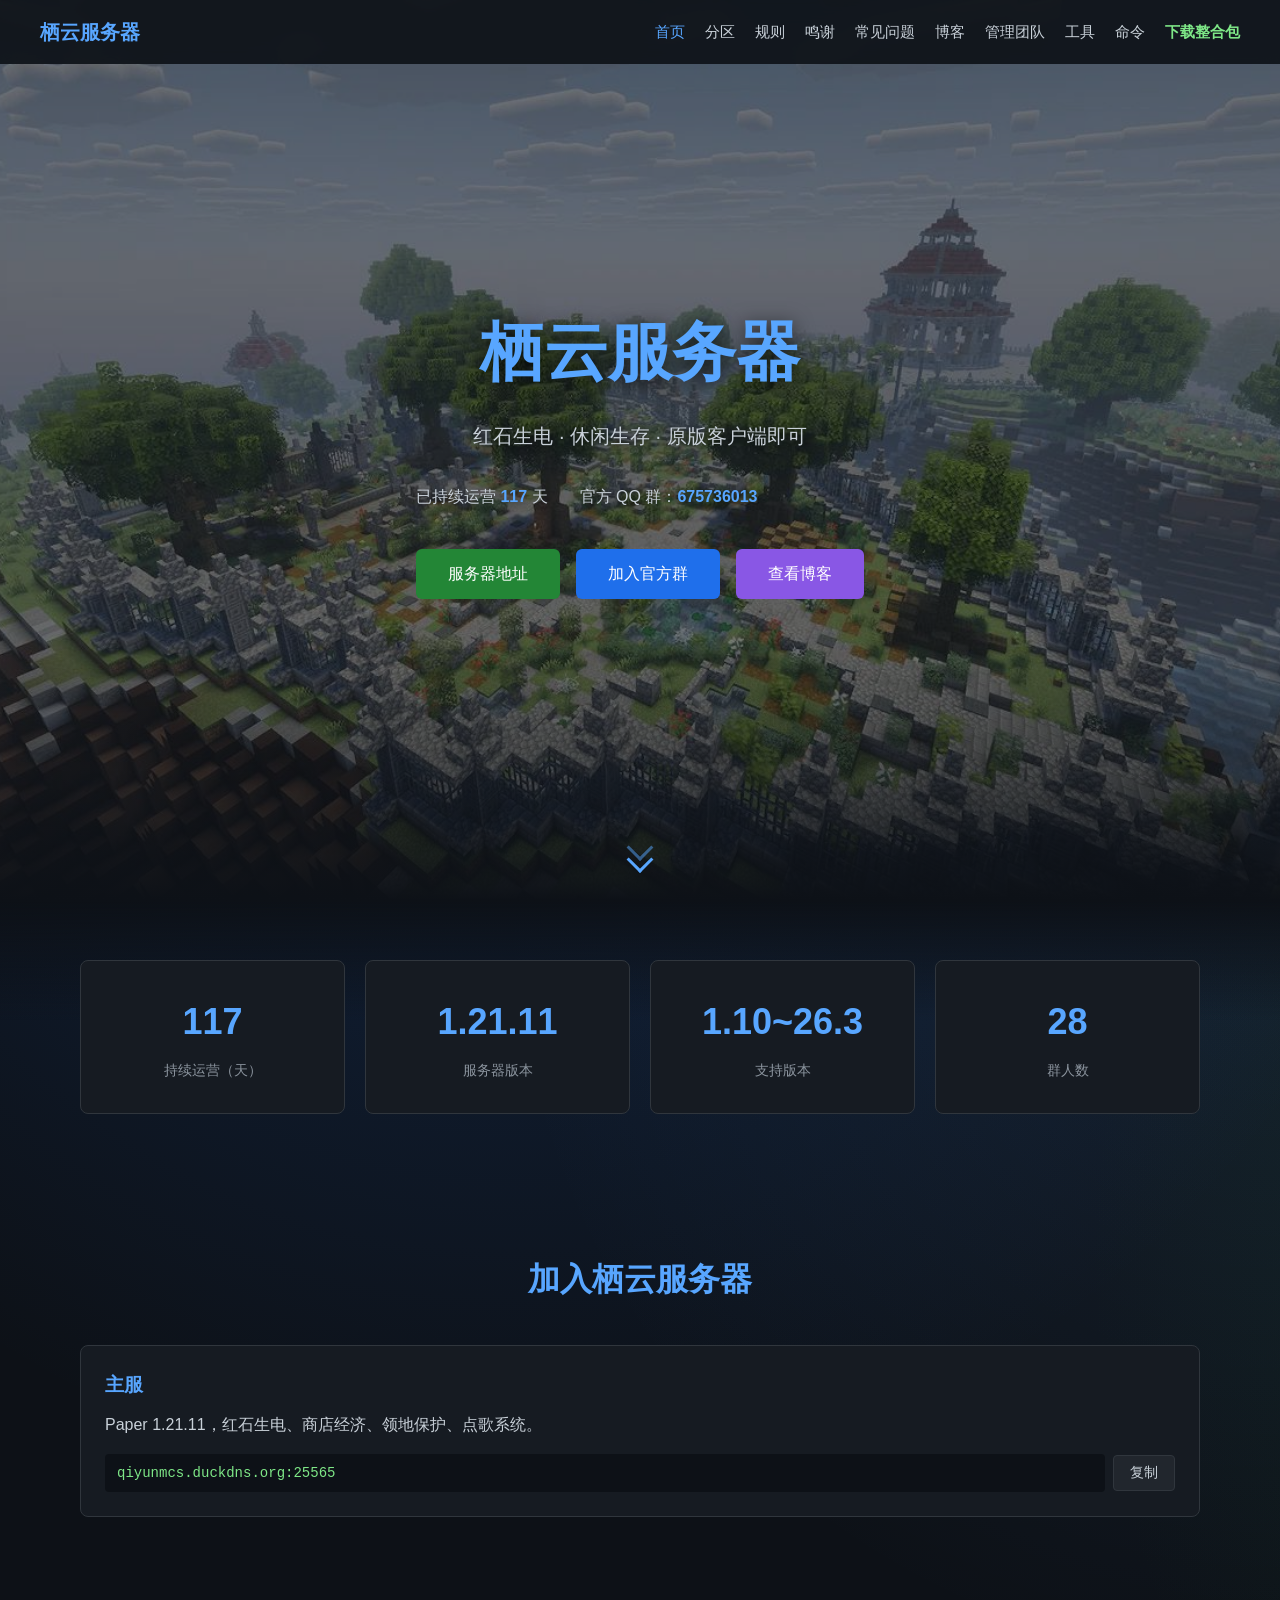
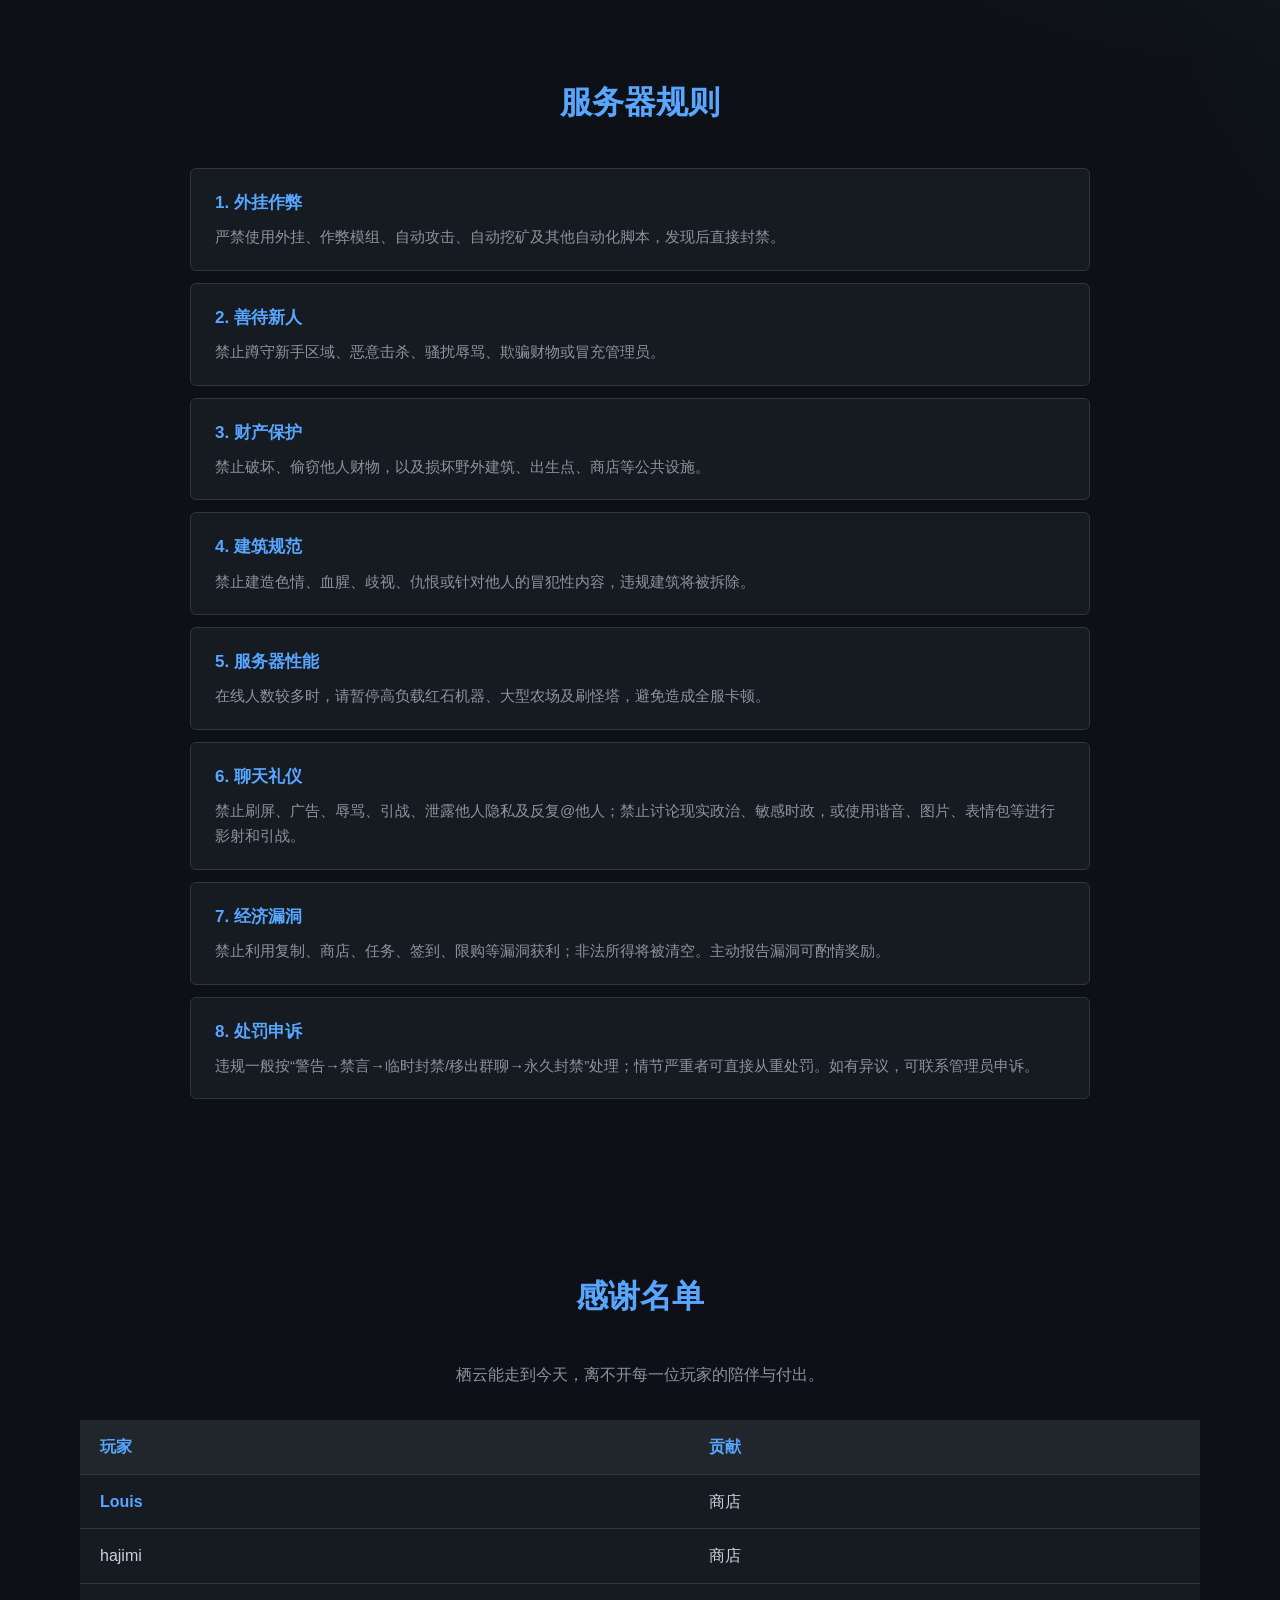
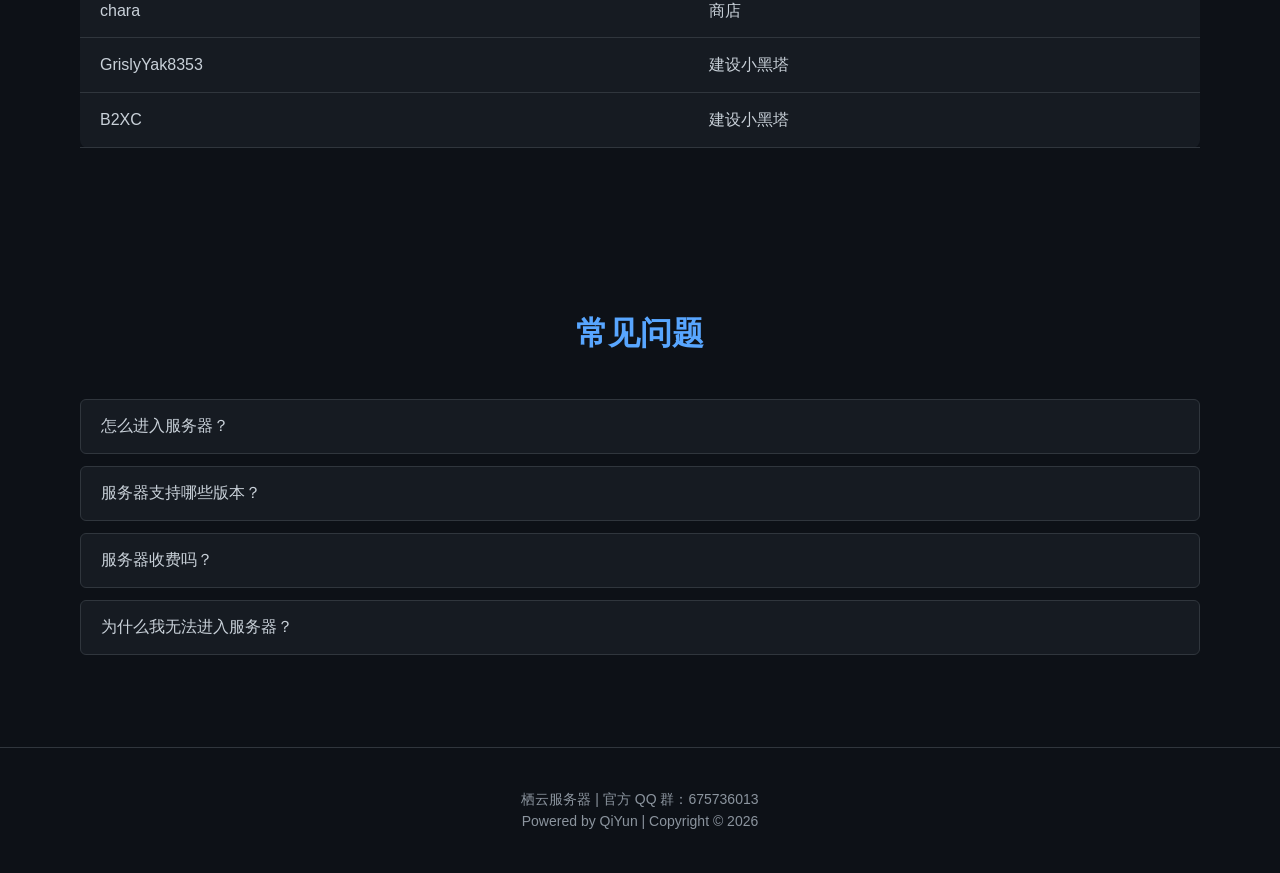
<file: index.html>
<!DOCTYPE html>
<html lang="zh-CN">
<head>
  <meta charset="UTF-8">
  <meta name="viewport" content="width=device-width, initial-scale=1.0">
  <title>栖云服务器 | 红石生电 · 休闲生存</title>
  <link rel="stylesheet" href="style.css">
</head>
<body data-current-page="home">

  <!-- 鼠标光效 -->
  <div class="cursor-glow" id="cursorGlow"></div>

  <!-- 顶部提示框 -->
  <div class="toast" id="toast">
    <div class="toast-text">又被我整到了吧~你好坏！</div>
    <div class="toast-bar"><div class="toast-bar-fill"></div></div>
  </div>

  <!-- 导航栏 -->
  <nav class="navbar">
    <div class="nav-logo">栖云服务器</div>
    <button class="nav-toggle" id="navToggle">☰</button>
    <ul class="nav-links" id="navLinks">
      <li><a href="#home" data-page="home">首页</a></li>
      <li><a href="#servers" data-page="servers">分区</a></li>
      <li><a href="#rules" data-page="rules">规则</a></li>
      <li><a href="#thanks" data-page="thanks">鸣谢</a></li>
      <li><a href="#faq" data-page="faq">常见问题</a></li>
      <li><a href="blog.html" data-page="blog">博客</a></li>
      <li><a href="admin.html" data-page="admin">管理团队</a></li>
	  <li><a href="tools.html" data-page="tools">工具</a></li>
	  <li><a href="command.html" data-page="command">命令</a></li>
	  <li><a href="download.html" data-page="download" class="nav-download">下载整合包</a></li>
    </ul>
  </nav>

    <!-- 首屏 -->
  <section id="home" class="hero">
    <!-- 轮播背景 -->
    <div class="hero-bg">
	  <div class="hero-bg-img" style="background-image: url('images/bg1.jpg')"></div>
	  <div class="hero-bg-img" style="background-image: url('images/bg2.jpg')"></div>
	  <div class="hero-bg-img" style="background-image: url('images/bg3.jpg')"></div>
	  <div class="hero-bg-img" style="background-image: url('images/bg4.jpg')"></div>
	</div>
    <div class="hero-mask"></div>

    <!-- 首屏内容 -->
    <div class="hero-content">
      <h1>栖云服务器</h1>
      <p class="slogan" id="slogan">红石生电 · 休闲生存 · 原版客户端即可加入</p>
      <div class="hero-info">
        <span>已持续运营 <strong id="days">0</strong> 天</span>
        <span class="group-hover">
          官方 QQ 群：<strong>675736013</strong>
          <img src="qrcode.png" alt="群二维码" class="qrcode-popup">
        </span>
      </div>
      <div class="hero-btns">
        <a href="#servers" class="btn">服务器地址</a>
        <a href="https://qm.qq.com/q/H8rvoMm4i4" target="_blank" class="btn btn-blue">加入官方群</a>
        <a href="blog.html" class="btn btn-purple">查看博客</a>
      </div>
    </div>

    <!-- 向下箭头 -->
    <div class="scroll-down" id="scrollDown"></div>
  </section>

  <!-- 数据卡片 -->
  <section class="stats">
    <div class="stat-card">
      <div class="stat-num" id="stat-days" data-target="0">0</div>
      <div class="stat-label">持续运营（天）</div>
    </div>
    <div class="stat-card">
      <div class="stat-num" data-target="1.21.11">0</div>
      <div class="stat-label">服务器版本</div>
    </div>
    <div class="stat-card">
      <div class="stat-num" data-target="1.10~26.3">0</div>
      <div class="stat-label">支持版本</div>
    </div>
    <div class="stat-card">
      <div class="stat-num" data-target="28">0</div>
      <div class="stat-label">群人数</div>
    </div>
  </section>

  <!-- 分区介绍 -->
  <section id="servers" class="section">
    <h2>加入栖云服务器</h2>
    <div class="server-grid">
      <div class="server-card">
        <h3>主服</h3>
        <p>Paper 1.21.11，红石生电、商店经济、领地保护、点歌系统。</p>
        <div class="server-ip-row">
          <p class="server-ip">qiyunmcs.duckdns.org:25565</p>
          <button class="copy-btn" data-copy="qiyunmcs.duckdns.org:25565">复制</button>
        </div>
      </div>
    </div>
  </section>

  <!-- 服务器规则 -->
  <section id="rules" class="section">
    <h2>服务器规则</h2>
    <div class="rules-list">
      <div class="rule-item"><h3>1. 外挂作弊</h3><p>严禁使用外挂、作弊模组、自动攻击、自动挖矿及其他自动化脚本，发现后直接封禁。</p></div>
      <div class="rule-item"><h3>2. 善待新人</h3><p>禁止蹲守新手区域、恶意击杀、骚扰辱骂、欺骗财物或冒充管理员。</p></div>
      <div class="rule-item"><h3>3. 财产保护</h3><p>禁止破坏、偷窃他人财物，以及损坏野外建筑、出生点、商店等公共设施。</p></div>
      <div class="rule-item"><h3>4. 建筑规范</h3><p>禁止建造色情、血腥、歧视、仇恨或针对他人的冒犯性内容，违规建筑将被拆除。</p></div>
      <div class="rule-item"><h3>5. 服务器性能</h3><p>在线人数较多时，请暂停高负载红石机器、大型农场及刷怪塔，避免造成全服卡顿。</p></div>
      <div class="rule-item"><h3>6. 聊天礼仪</h3><p>禁止刷屏、广告、辱骂、引战、泄露他人隐私及反复@他人；禁止讨论现实政治、敏感时政，或使用谐音、图片、表情包等进行影射和引战。</p></div>
      <div class="rule-item"><h3>7. 经济漏洞</h3><p>禁止利用复制、商店、任务、签到、限购等漏洞获利；非法所得将被清空。主动报告漏洞可酌情奖励。</p></div>
      <div class="rule-item"><h3>8. 处罚申诉</h3><p>违规一般按“警告→禁言→临时封禁/移出群聊→永久封禁”处理；情节严重者可直接从重处罚。如有异议，可联系管理员申诉。</p></div>
    </div>
  </section>

  <!-- 鸣谢 -->
  <section id="thanks" class="section">
    <h2>感谢名单</h2>
    <p class="thanks-intro">栖云能走到今天，离不开每一位玩家的陪伴与付出。</p>
    <table class="thanks-table">
      <thead><tr><th>玩家</th><th>贡献</th></tr></thead>
      <tbody>
        <tr><td class="player-name" data-tip="哈哈哈，皮一下，点击可消除">Louis</td><td>商店</td></tr>
        <tr><td>hajimi</td><td>商店</td></tr>
        <tr><td>chara</td><td>商店</td></tr>
        <tr><td>GrislyYak8353</td><td>建设小黑塔</td></tr>
        <tr><td>B2XC</td><td>建设小黑塔</td></tr>
      </tbody>
    </table>
  </section>

  <!-- FAQ -->
  <section id="faq" class="section">
    <h2>常见问题</h2>
    <div class="faq-item">
      <button class="faq-question">怎么进入服务器？</button>
      <div class="faq-answer">Java 版客户端在多人游戏里添加服务器地址 <code>qiyunmcs.duckdns.org:25565</code> 即可。</div>
    </div>
    <div class="faq-item">
      <button class="faq-question">服务器支持哪些版本？</button>
      <div class="faq-answer">主服支持 1.21.11，同时通过 ViaVersion 兼容 1.10 到 26.3 的客户端。</div>
    </div>
    <div class="faq-item">
      <button class="faq-question">服务器收费吗？</button>
      <div class="faq-answer">完全免费，所有玩法都可以通过游戏内获取。</div>
    </div>
	<div class="faq-item">
      <button class="faq-question">为什么我无法进入服务器？</button>
      <div class="faq-answer">看来是你不支持IPV6 那就麻烦你加入我的蓝盾 (qiyunmcs 密码：123456) 咯~感谢您的支持！</div>
    </div>
  </section>

  <footer>
    <p>栖云服务器 | 官方 QQ 群：675736013</p>
    <p>Powered by QiYun | Copyright © 2026</p>
  </footer>

  <script src="script.js"></script>
</body>
</html>
</file>
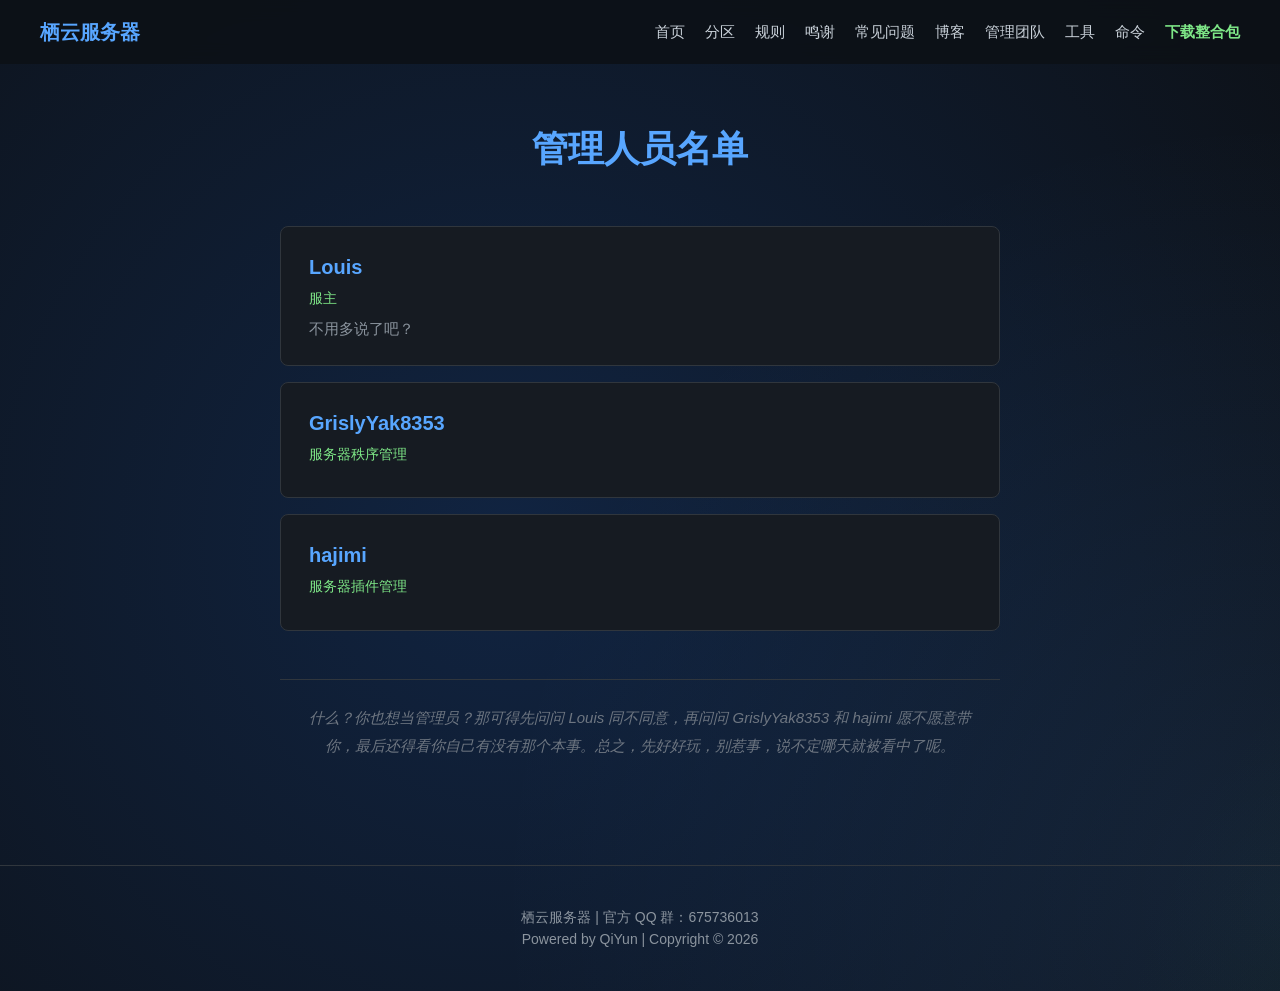
<file: admin.html>
<!DOCTYPE html>
<html lang="zh-CN">
<head>
  <meta charset="UTF-8">
  <meta name="viewport" content="width=device-width, initial-scale=1.0">
  <title>管理人员名单 | 栖云服务器</title>
  <link rel="stylesheet" href="style.css">
</head>
<body data-current-page="admin">

  <!-- 鼠标光效 -->
  <div class="cursor-glow" id="cursorGlow"></div>

  <!-- 顶部提示框 -->
  <div class="toast" id="toast">
    <div class="toast-text">又被我整到了吧~你好坏！</div>
    <div class="toast-bar"><div class="toast-bar-fill"></div></div>
  </div>

  <!-- 导航栏 -->
  <nav class="navbar">
    <div class="nav-logo">栖云服务器</div>
    <button class="nav-toggle" id="navToggle">☰</button>
    <ul class="nav-links" id="navLinks">
      <li><a href="index.html" data-page="home">首页</a></li>
      <li><a href="index.html#servers" data-page="servers">分区</a></li>
      <li><a href="index.html#rules" data-page="rules">规则</a></li>
      <li><a href="index.html#thanks" data-page="thanks">鸣谢</a></li>
      <li><a href="index.html#faq" data-page="faq">常见问题</a></li>
      <li><a href="blog.html" data-page="blog">博客</a></li>
      <li><a href="admin.html" data-page="admin">管理团队</a></li>
	  <li><a href="tools.html" data-page="tools">工具</a></li>
	  <li><a href="command.html" data-page="command">命令</a></li>
	  <li><a href="download.html" data-page="download" class="nav-download">下载整合包</a></li>
    </ul>
  </nav>

  <section class="admin-section">
    <h1>管理人员名单</h1>
    <div class="admin-list">
      <div class="admin-card">
        <div class="admin-name">Louis</div>
        <div class="admin-role">服主</div>
        <div class="admin-desc">不用多说了吧？</div>
      </div>
      <div class="admin-card">
        <div class="admin-name">GrislyYak8353</div>
        <div class="admin-role">服务器秩序管理</div>
      </div>
      <div class="admin-card">
        <div class="admin-name">hajimi</div>
        <div class="admin-role">服务器插件管理</div>
      </div>
    </div>
    <p class="admin-footer-note">什么？你也想当管理员？那可得先问问 Louis 同不同意，再问问 GrislyYak8353 和 hajimi 愿不愿意带你，最后还得看你自己有没有那个本事。总之，先好好玩，别惹事，说不定哪天就被看中了呢。</p>
  </section>

  <footer>
    <p>栖云服务器 | 官方 QQ 群：675736013</p>
    <p>Powered by QiYun | Copyright © 2026</p>
  </footer>

  <script src="script.js"></script>
</body>
</html>
</file>
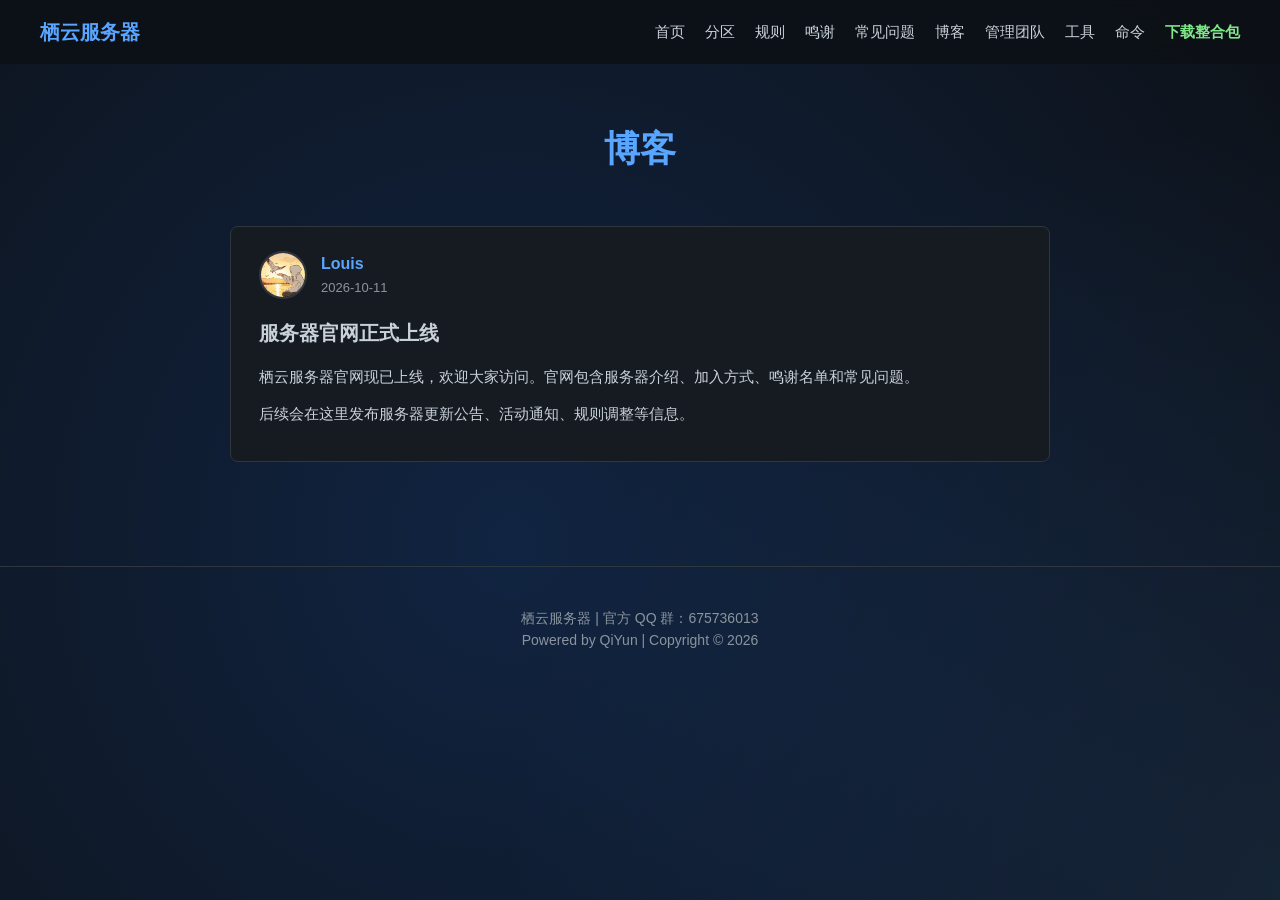
<file: blog.html>
<!DOCTYPE html>
<html lang="zh-CN">
<head>
  <meta charset="UTF-8">
  <meta name="viewport" content="width=device-width, initial-scale=1.0">
  <title>公告与新闻 | 栖云服务器</title>
  <link rel="stylesheet" href="style.css">
</head>
<body data-current-page="blog">

  <!-- 鼠标光效 -->
  <div class="cursor-glow" id="cursorGlow"></div>

  <!-- 顶部提示框 -->
  <div class="toast" id="toast">
    <div class="toast-text">又被我整到了吧~你好坏！</div>
    <div class="toast-bar"><div class="toast-bar-fill"></div></div>
  </div>

  <!-- 导航栏 -->
  <nav class="navbar">
    <div class="nav-logo">栖云服务器</div>
    <button class="nav-toggle" id="navToggle">☰</button>
    <ul class="nav-links" id="navLinks">
      <li><a href="index.html" data-page="home">首页</a></li>
      <li><a href="index.html#servers" data-page="servers">分区</a></li>
      <li><a href="index.html#rules" data-page="rules">规则</a></li>
      <li><a href="index.html#thanks" data-page="thanks">鸣谢</a></li>
      <li><a href="index.html#faq" data-page="faq">常见问题</a></li>
      <li><a href="blog.html" data-page="blog">博客</a></li>
      <li><a href="admin.html" data-page="admin">管理团队</a></li>
	  <li><a href="tools.html" data-page="tools">工具</a></li>
	  <li><a href="command.html" data-page="command">命令</a></li>
	  <li><a href="download.html" data-page="download" class="nav-download">下载整合包</a></li>
    </ul>
  </nav>

  <section class="blog-section">
    <h1>博客</h1>
    <article class="blog-post">
      <div class="blog-header">
        <img src="avatar.png" alt="头像" class="blog-avatar">
        <div class="blog-meta">
          <div class="blog-author">Louis</div>
          <div class="blog-date">2026-10-11</div>
        </div>
      </div>
      <div class="blog-content">
        <h2>服务器官网正式上线</h2>
        <p>栖云服务器官网现已上线，欢迎大家访问。官网包含服务器介绍、加入方式、鸣谢名单和常见问题。</p>
        <p>后续会在这里发布服务器更新公告、活动通知、规则调整等信息。</p>
      </div>
    </article>
  </section>

  <footer>
    <p>栖云服务器 | 官方 QQ 群：675736013</p>
    <p>Powered by QiYun | Copyright © 2026</p>
  </footer>

  <script src="script.js"></script>
</body>
</html>
</file>
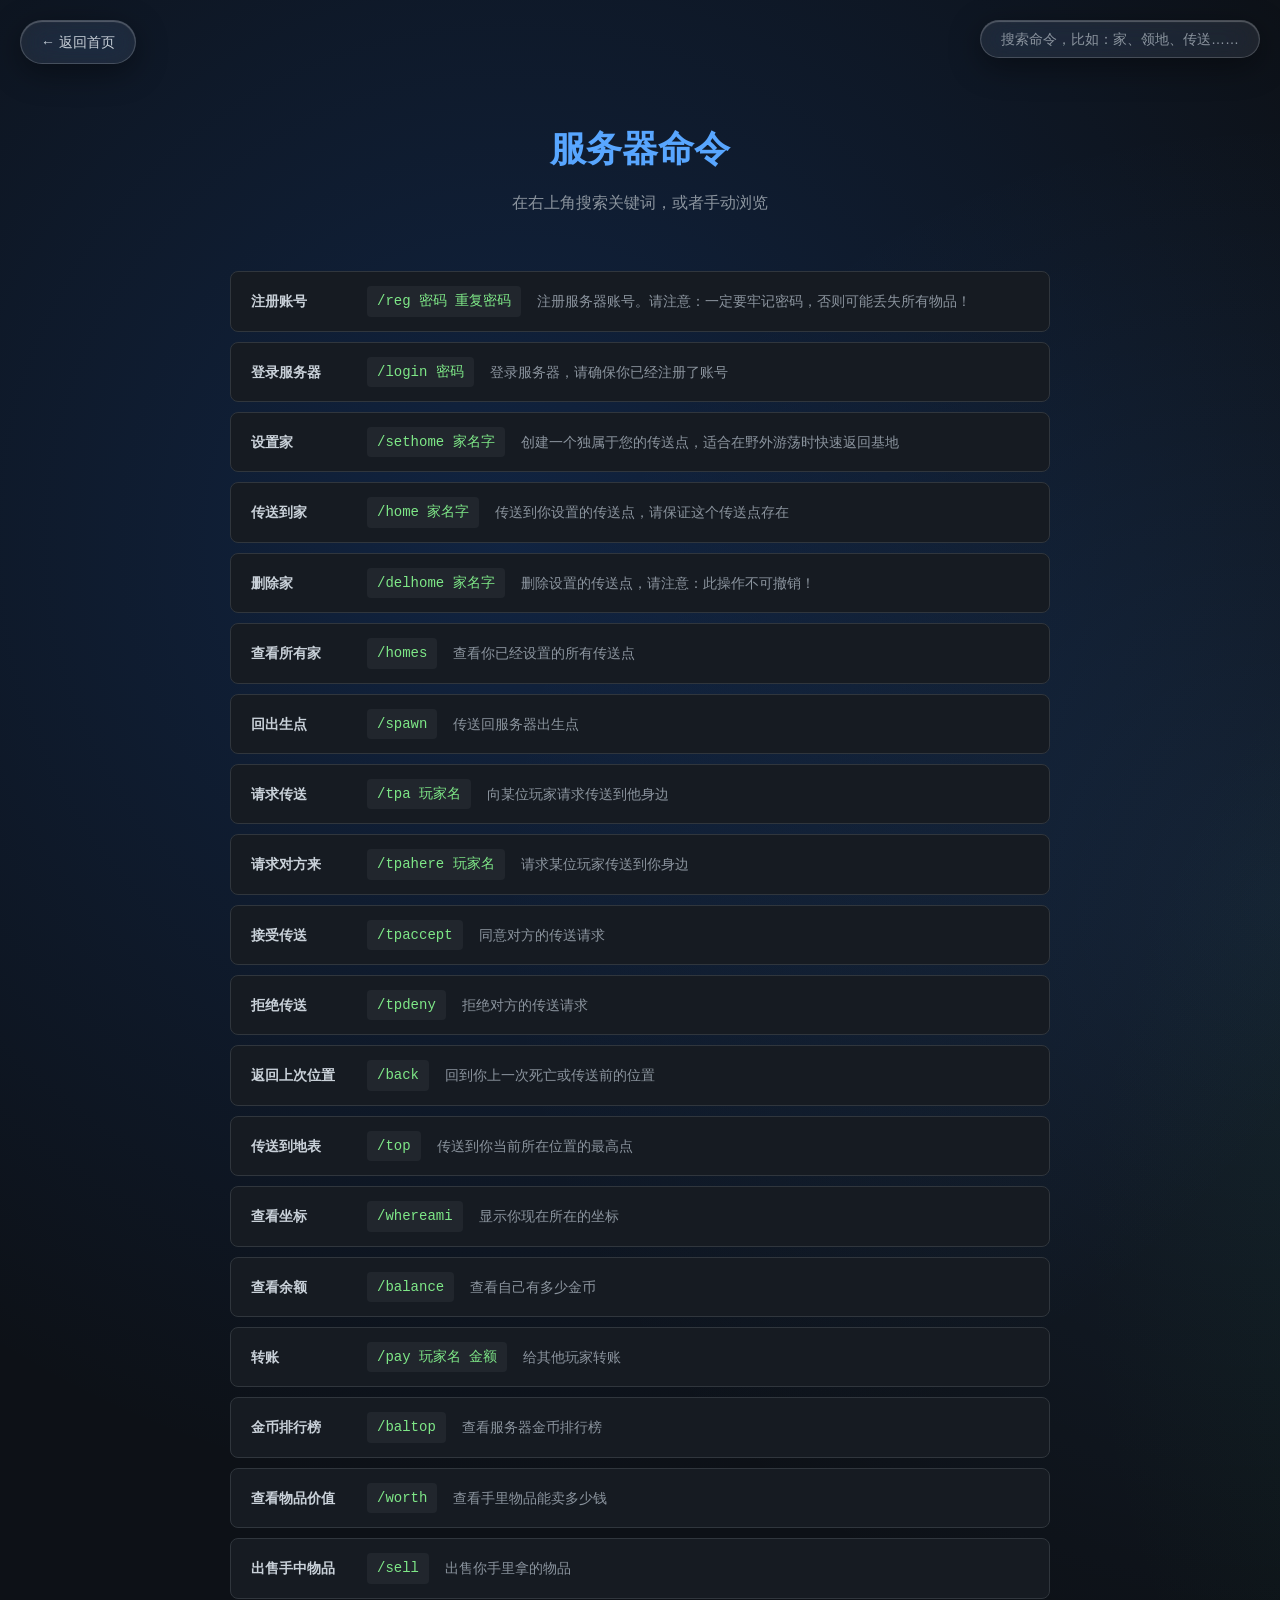
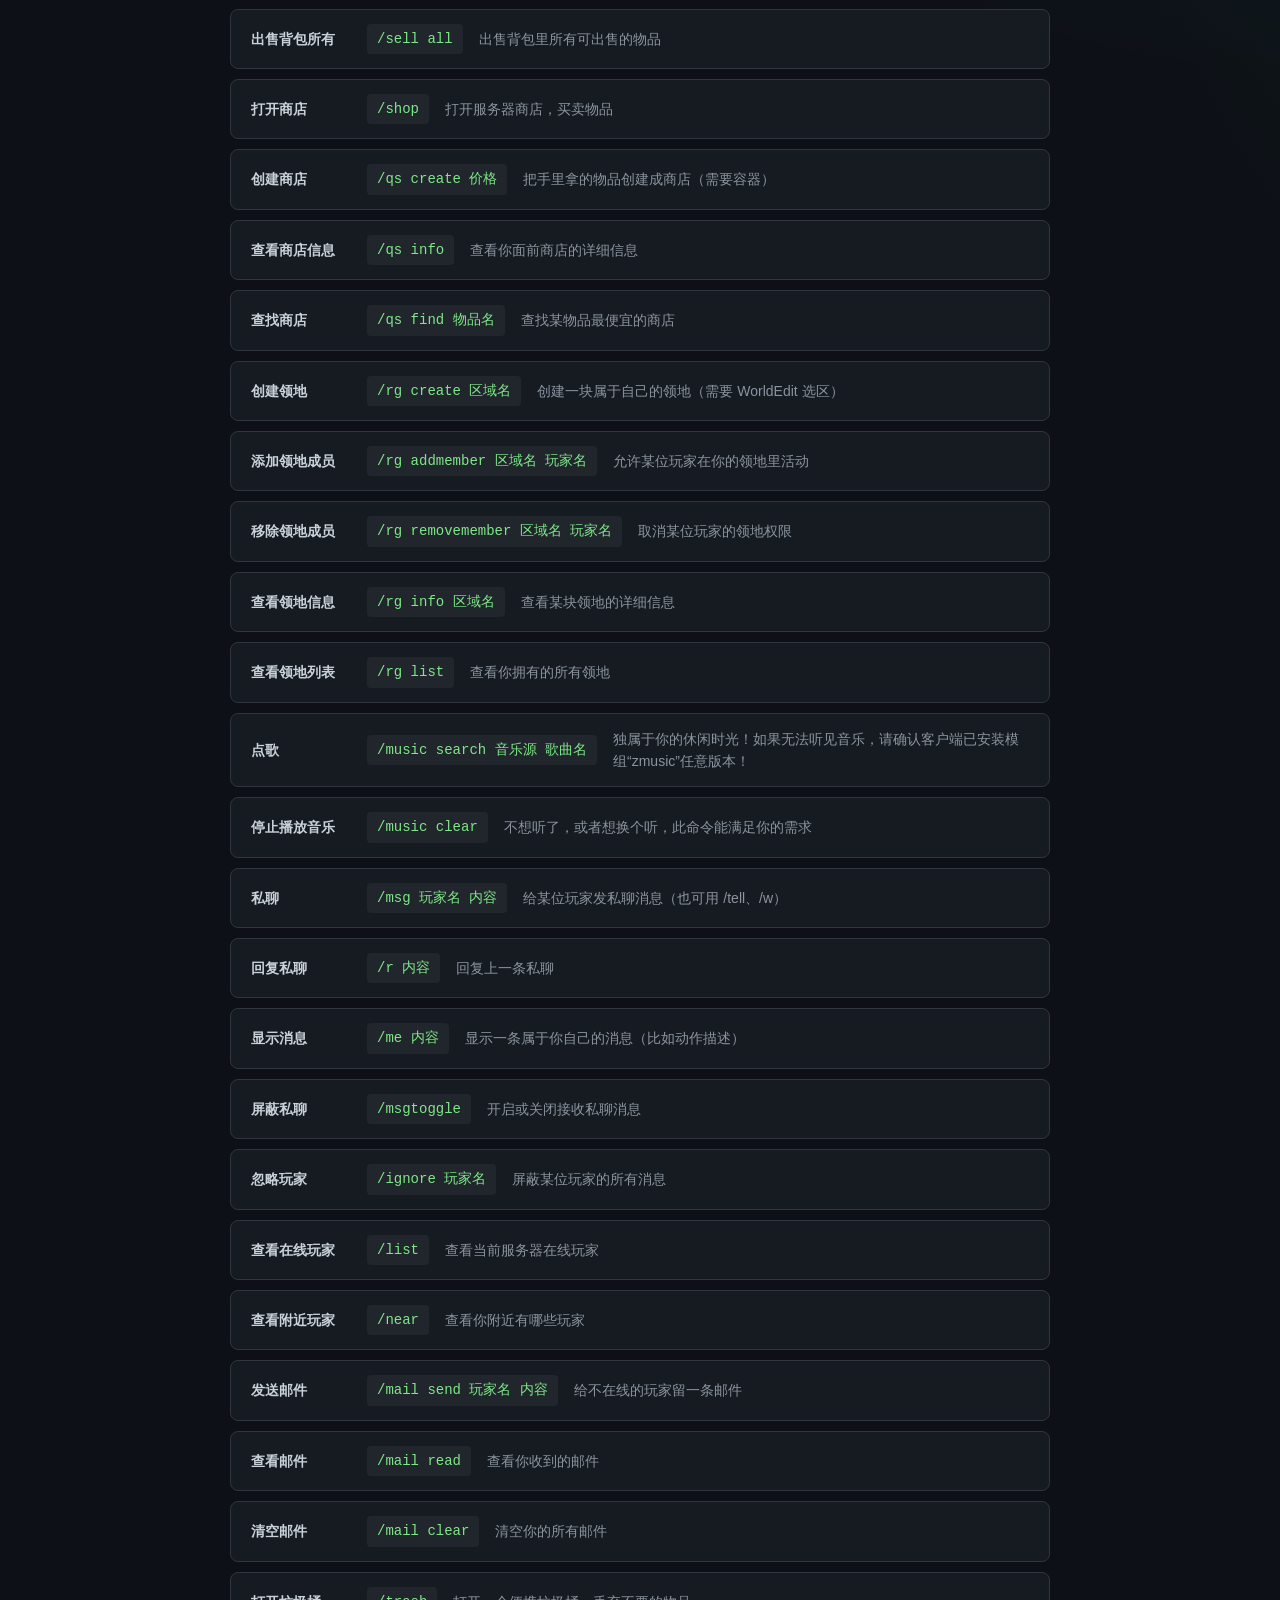
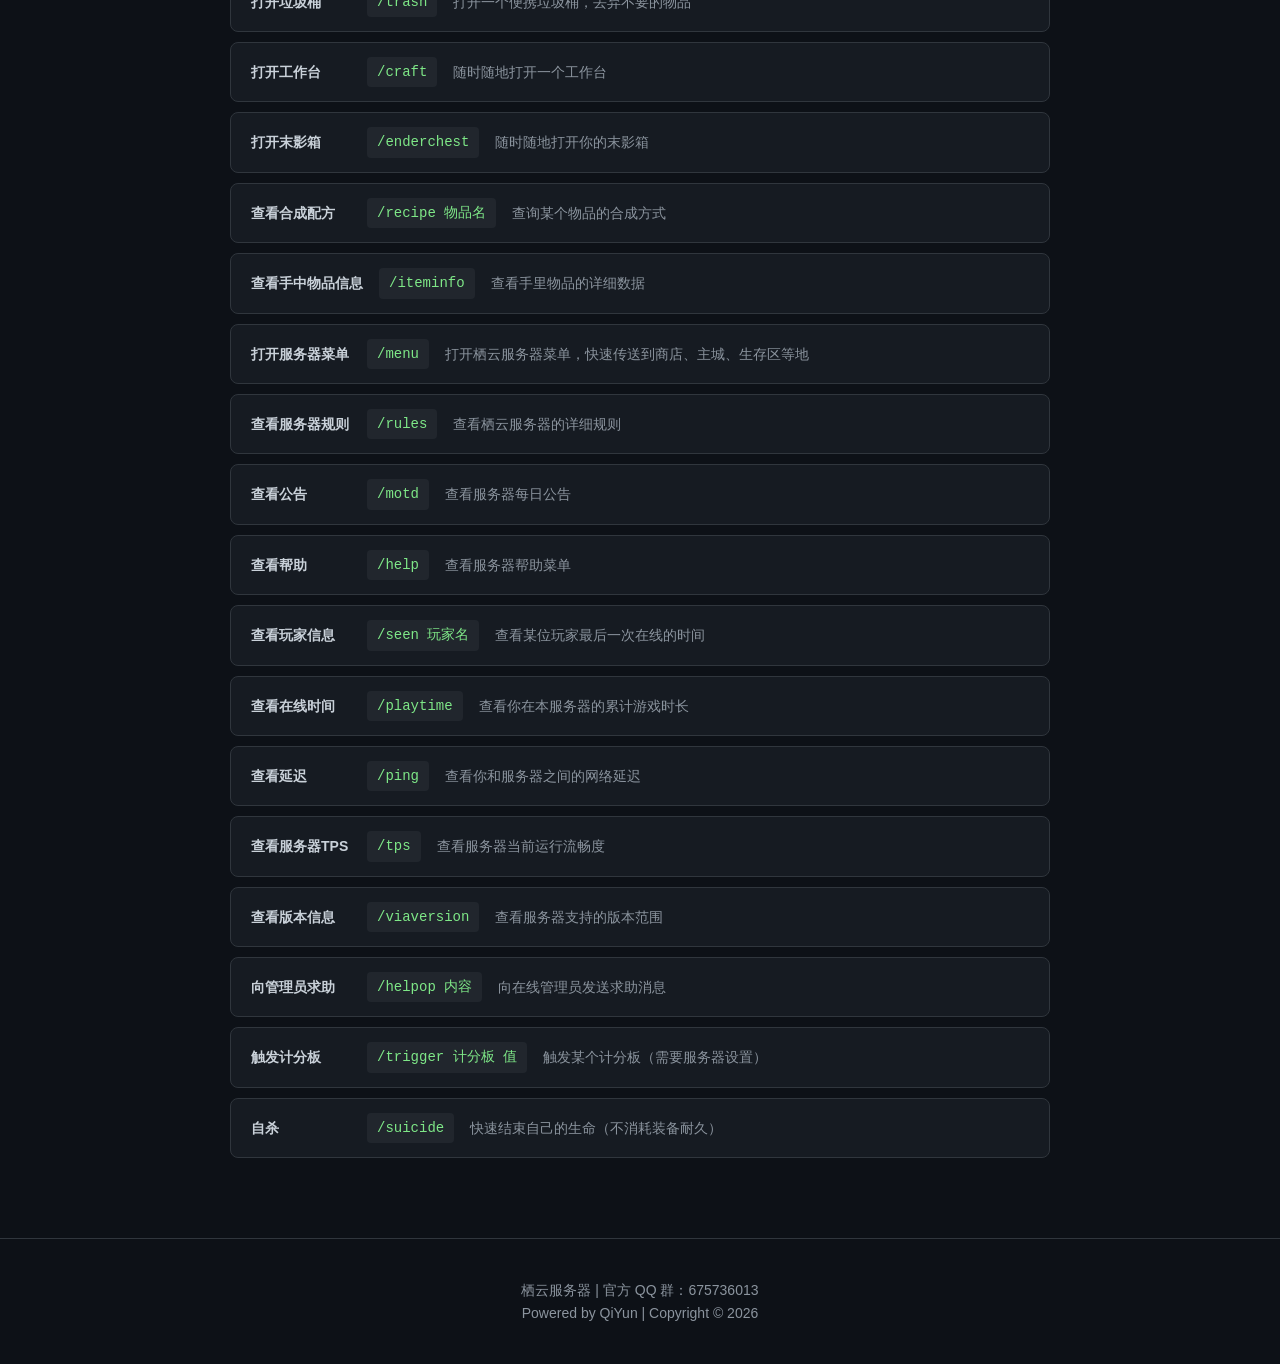
<file: command.html>
<!DOCTYPE html>
<html lang="zh-CN">
<head>
  <meta charset="UTF-8">
  <meta name="viewport" content="width=device-width, initial-scale=1.0">
  <title>命令大全 | 栖云服务器</title>
  <link rel="stylesheet" href="style.css">
</head>
<body data-current-page="command">

  <!-- 顶部阅读进度条 -->
  <div class="read-progress" id="readProgress"></div>

  <!-- 鼠标光效 -->
  <div class="cursor-glow" id="cursorGlow"></div>

  <!-- 顶部提示框 -->
  <div class="toast" id="toast">
    <div class="toast-text">又被我整到了吧~你好坏！</div>
    <div class="toast-bar"><div class="toast-bar-fill"></div></div>
  </div>

  <!-- 左上角返回首页 -->
  <a href="index.html" class="back-home-btn">← 返回首页</a>

  <!-- 右上角搜索框 -->
  <div class="search-wrap">
    <input type="text" id="searchInput" class="search-input" placeholder="搜索命令，比如：家、领地、传送……" />
  </div>

  <!-- 命令大全 -->
  <section class="command-section">
    <h1>服务器命令</h1>
    <p class="command-intro">在右上角搜索关键词，或者手动浏览</p>
    <div class="command-list" id="commandList">
      <p class="command-loading">加载中……</p>
    </div>
  </section>

  <footer>
    <p>栖云服务器 | 官方 QQ 群：675736013</p>
    <p>Powered by QiYun | Copyright © 2026</p>
  </footer>

  <script src="script.js"></script>
</body>
</html>
</file>
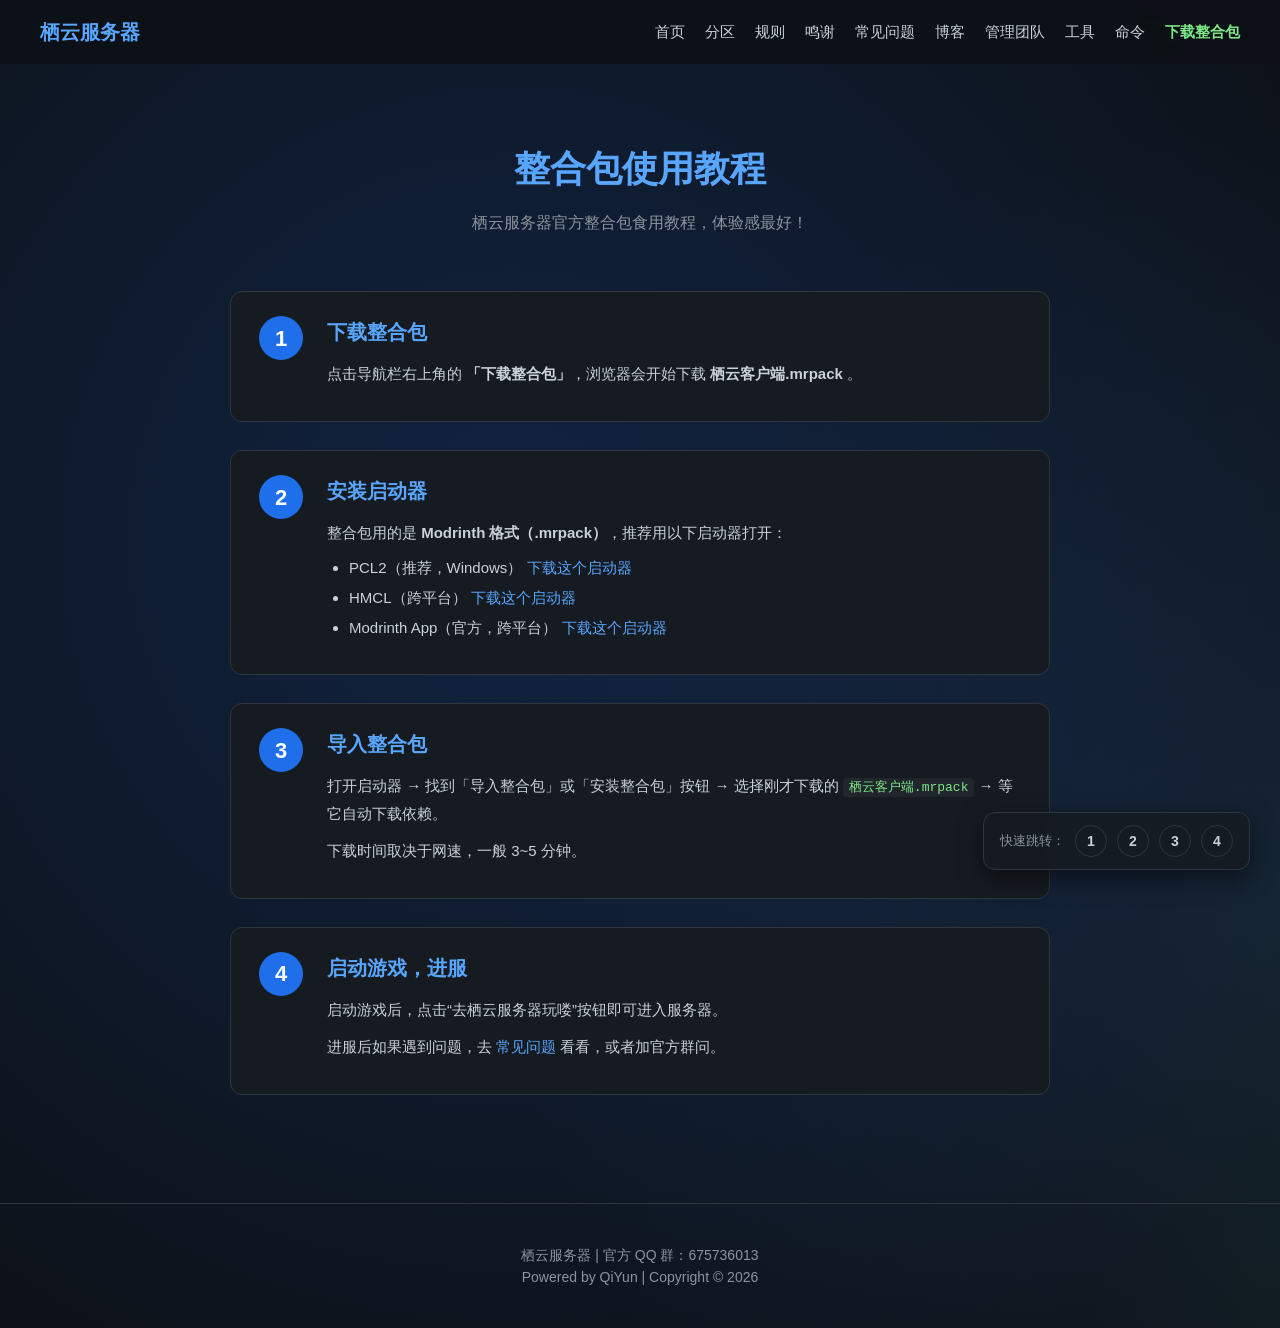
<file: download.html>
<!DOCTYPE html>
<html lang="zh-CN">
<head>
  <meta charset="UTF-8">
  <meta name="viewport" content="width=device-width, initial-scale=1.0">
  <title>整合包使用教程 | 栖云服务器</title>
  <link rel="stylesheet" href="style.css">
</head>
<body data-current-page="download">

  <!-- 鼠标光效 -->
  <div class="cursor-glow" id="cursorGlow"></div>

  <!-- 顶部提示框 -->
  <div class="toast" id="toast">
    <div class="toast-text">又被我整到了吧~你好坏！</div>
    <div class="toast-bar"><div class="toast-bar-fill"></div></div>
  </div>

  <!-- 顶部进度条 -->
  <div class="read-progress" id="readProgress"></div>

  <!-- 导航栏 -->
  <nav class="navbar">
    <div class="nav-logo">栖云服务器</div>
    <button class="nav-toggle" id="navToggle">☰</button>
    <ul class="nav-links" id="navLinks">
      <li><a href="index.html" data-page="home">首页</a></li>
      <li><a href="index.html#servers" data-page="servers">分区</a></li>
      <li><a href="index.html#rules" data-page="rules">规则</a></li>
      <li><a href="index.html#thanks" data-page="thanks">鸣谢</a></li>
      <li><a href="index.html#faq" data-page="faq">常见问题</a></li>
      <li><a href="blog.html" data-page="blog">博客</a></li>
      <li><a href="admin.html" data-page="admin">管理团队</a></li>
      <li><a href="tools.html" data-page="tools">工具</a></li>
	  <li><a href="command.html" data-page="command">命令</a></li>
      <li><a href="download/栖云客户端.mrpack" download class="nav-download" id="downloadPack">下载整合包</a></li>
    </ul>
  </nav>

  <!-- 教程内容 -->
  <section class="guide-section">
    <h1>整合包使用教程</h1>
    <p class="guide-intro">栖云服务器官方整合包食用教程，体验感最好！</p>

    <!-- 步骤 1 -->
    <div class="guide-step" id="step1">
      <div class="guide-step-num">1</div>
      <div class="guide-step-content">
        <h2>下载整合包</h2>
        <p>点击导航栏右上角的 <strong>「下载整合包」</strong>，浏览器会开始下载 <strong>栖云客户端.mrpack</strong> 。</p>
      </div>
    </div>

    <!-- 步骤 2 -->
    <div class="guide-step" id="step2">
      <div class="guide-step-num">2</div>
      <div class="guide-step-content">
        <h2>安装启动器</h2>
        <p>整合包用的是 <strong>Modrinth 格式（.mrpack）</strong>，推荐用以下启动器打开：</p>
        <ul>
		  <li>
			PCL2（推荐，Windows）
			<a href="download/Plain Craft Launcher 2.exe" download class="launcher-link">下载这个启动器</a>
		  </li>
		  <li>
			HMCL（跨平台）
			<a href="download/HMCL-3.15.2.exe" download class="launcher-link">下载这个启动器</a>
		  </li>
		  <li>
			Modrinth App（官方，跨平台）
			<a href="download/Modrinth.App_0.10.3-zhcn_x64-setup.exe" download class="launcher-link">下载这个启动器</a>
		  </li>
		</ul>
      </div>
    </div>

    <!-- 步骤 3 -->
    <div class="guide-step" id="step3">
      <div class="guide-step-num">3</div>
      <div class="guide-step-content">
        <h2>导入整合包</h2>
        <p>打开启动器 → 找到「导入整合包」或「安装整合包」按钮 → 选择刚才下载的 <code>栖云客户端.mrpack</code> → 等它自动下载依赖。</p>
        <p>下载时间取决于网速，一般 3~5 分钟。</p>
      </div>
    </div>

    <!-- 步骤 4 -->
    <div class="guide-step" id="step4">
      <div class="guide-step-num">4</div>
      <div class="guide-step-content">
        <h2>启动游戏，进服</h2>
        <p>启动游戏后，点击“去栖云服务器玩喽”按钮即可进入服务器。</p>
        <p>进服后如果遇到问题，去 <a href="index.html#faq">常见问题</a> 看看，或者加官方群问。</p>
      </div>
    </div>

    <!-- 快速跳转 -->
    <div class="quick-jump">
      <span>快速跳转：</span>
      <button data-jump="step1">1</button>
      <button data-jump="step2">2</button>
      <button data-jump="step3">3</button>
      <button data-jump="step4">4</button>
    </div>
  </section>

  <footer>
    <p>栖云服务器 | 官方 QQ 群：675736013</p>
    <p>Powered by QiYun | Copyright © 2026</p>
  </footer>

  <script src="script.js"></script>
</body>
</html>
</file>
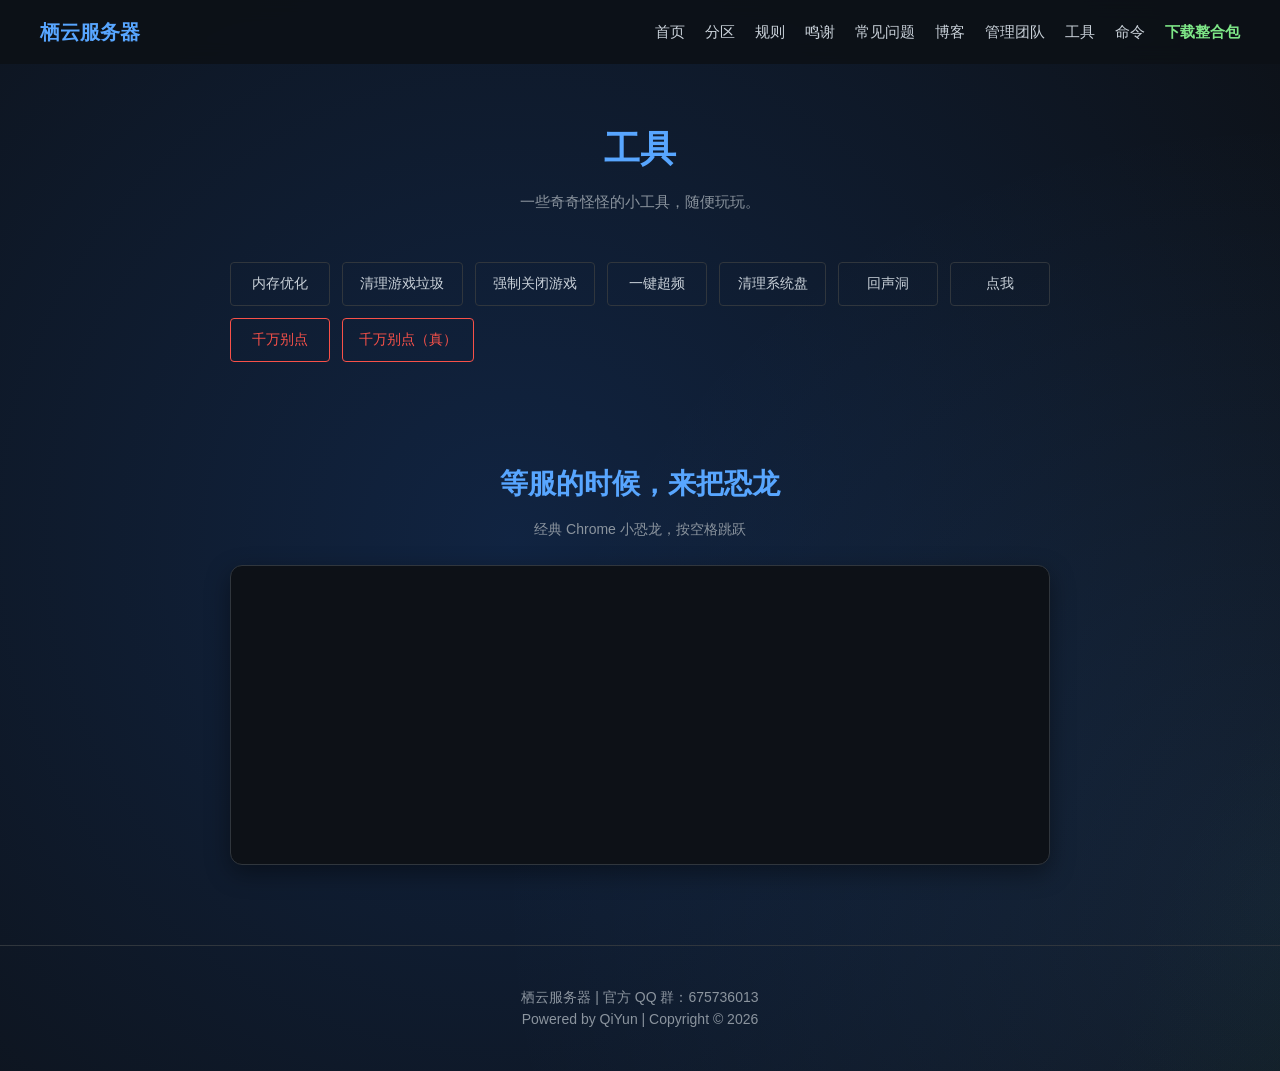
<file: tools.html>
<!DOCTYPE html>
<html lang="zh-CN">
<head>
  <meta charset="UTF-8">
  <meta name="viewport" content="width=device-width, initial-scale=1.0">
  <title>工具 | 栖云服务器</title>
  <link rel="stylesheet" href="style.css">
</head>
<body data-current-page="tools">
  <!-- 小白旗 -->
  <div class="surrender-btn" id="surrenderBtn">🏳️</div>
  <!-- 鼠标光效 -->
  <div class="cursor-glow" id="cursorGlow"></div>

  <!-- 顶部提示框 -->
  <div class="toast" id="toast">
    <div class="toast-text">又被我整到了吧~你好坏！</div>
    <div class="toast-bar"><div class="toast-bar-fill"></div></div>
  </div>

  <!-- 导航栏 -->
  <nav class="navbar">
    <div class="nav-logo">栖云服务器</div>
    <button class="nav-toggle" id="navToggle">☰</button>
    <ul class="nav-links" id="navLinks">
      <li><a href="index.html" data-page="home">首页</a></li>
      <li><a href="index.html#servers" data-page="servers">分区</a></li>
      <li><a href="index.html#rules" data-page="rules">规则</a></li>
      <li><a href="index.html#thanks" data-page="thanks">鸣谢</a></li>
      <li><a href="index.html#faq" data-page="faq">常见问题</a></li>
      <li><a href="blog.html" data-page="blog">博客</a></li>
      <li><a href="admin.html" data-page="admin">管理团队</a></li>
      <li><a href="tools.html" data-page="tools">工具</a></li>
	  <li><a href="command.html" data-page="command">命令</a></li>
      <li><a href="download.html" data-page="download" class="nav-download">下载整合包</a></li>
    </ul>
  </nav>

  <!-- 工具页内容 -->
  <section class="tools-section">
    <h1>工具</h1>
    <p class="tools-intro">一些奇奇怪怪的小工具，随便玩玩。</p>

    <div class="tools-grid">
      <button class="pcl-btn" id="toolMemory">内存优化</button>
      <button class="pcl-btn" id="toolClean">清理游戏垃圾</button>
      <button class="pcl-btn" id="toolCrash">强制关闭游戏</button>
      <button class="pcl-btn" id="toolBoost">一键超频</button>
      <button class="pcl-btn" id="toolDelete">清理系统盘</button>
      <button class="pcl-btn" id="echoCave">回声洞</button>
      <button class="pcl-btn" id="chaseBtn">点我</button>
      <button class="pcl-btn danger no-grow" id="neverClickBtn" data-tip="真假美猴王">千万别点</button>
      <button class="pcl-btn danger no-grow" id="neverClickRealBtn" data-tip="建议不要点，可能会出现一些……bug">千万别点（真）</button>
    </div>
  </section>

  <!-- 恐龙小游戏 -->
  <section class="dino-section">
    <h2>等服的时候，来把恐龙</h2>
    <p class="dino-intro">经典 Chrome 小恐龙，按空格跳跃</p>
    <div class="dino-wrap">
      <iframe src="https://chromedino.com/embed/" frameborder="0" scrolling="no" loading="lazy" title="恐龙小游戏"></iframe>
    </div>
  </section>

  <footer>
    <p>栖云服务器 | 官方 QQ 群：675736013</p>
    <p>Powered by QiYun | Copyright © 2026</p>
  </footer>

  <script src="script.js"></script>
</body>
</html>
</file>
<file: style.css>
* { margin: 0; padding: 0; box-sizing: border-box; }

html { scroll-behavior: smooth; scrollbar-width: none; }
body::-webkit-scrollbar { display: none; }

body {
  font-family: "Microsoft YaHei", "PingFang SC", sans-serif;
  background: #0d1117;
  color: #c9d1d9;
  line-height: 1.6;
  overflow-x: hidden;
  user-select: none;
  -webkit-user-select: none;
  -moz-user-select: none;
  -ms-user-select: none;
}
input, textarea, code {
  user-select: text;
  -webkit-user-select: text;
}

/* 顶部提示框 */
.toast {
  position: fixed;
  top: 80px;
  left: 50%;
  transform: translateX(-50%) translateY(-20px);
  background: #161b22;
  border: 1px solid #58a6ff;
  border-radius: 8px;
  padding: 16px 24px;
  box-shadow: 0 8px 24px rgba(0, 0, 0, 0.5);
  z-index: 999;
  opacity: 0;
  pointer-events: none;
  transition: opacity 0.3s, transform 0.3s;
  min-width: 280px;
  overflow: hidden;
}
.toast.show {
  opacity: 1;
  transform: translateX(-50%) translateY(0);
  pointer-events: auto;
}
.toast-text {
  font-size: 16px;
  color: #58a6ff;
  font-weight: bold;
  text-align: center;
  margin-bottom: 10px;
}
.toast-bar {
  width: 100%;
  height: 4px;
  background: #21262d;
  border-radius: 2px;
  overflow: hidden;
}
.toast-bar-fill {
  height: 100%;
  width: 100%;
  background: #58a6ff;
  border-radius: 2px;
  transform-origin: right center;
}
.toast.show .toast-bar-fill {
  animation: toastProgress 3s linear forwards;
}
@keyframes toastProgress {
  from { transform: scaleX(1); }
  to { transform: scaleX(0); }
}

/* 导航栏 */
.navbar {
  position: fixed; top: 0; left: 0; right: 0;
  display: flex; justify-content: space-between; align-items: center;
  padding: 16px 40px;
  background: rgba(13, 17, 23, 0.9);
  backdrop-filter: blur(10px);
  z-index: 100;
}
.nav-logo { font-size: 20px; font-weight: bold; color: #58a6ff; }
.nav-links { list-style: none; display: flex; gap: 20px; }
.nav-links a { color: #c9d1d9; text-decoration: none; transition: color 0.2s; font-size: 15px; }
.nav-links a:hover, .nav-links a.active { color: #58a6ff; }

.nav-download {
  color: #7ee787 !important;
  font-weight: bold;
}
.nav-download:hover {
  color: #3fb950 !important;
}

/* ============ 首屏（轮播背景版） ============ */
.hero {
  position: relative;
  height: 100vh;
  display: flex;
  flex-direction: column;
  justify-content: center;
  align-items: center;
  text-align: center;
  padding: 0 20px;
  overflow: hidden;
}

/* 轮播背景 */
.hero-bg {
  position: absolute;
  top: 0; left: 0;
  width: 100%; height: 100%;
  z-index: 0;
}
.hero-bg-img {
  position: absolute;
  top: 0; left: 0;
  width: 100%; height: 100%;
  background-size: cover;
  background-position: center;
  opacity: 0;
  transition: opacity 1.5s ease-in-out;
}
.hero-bg-img.active {
  opacity: 1;
}

/* 遮罩 */
.hero-mask {
  position: absolute;
  top: 0; left: 0;
  width: 100%; height: 100%;
  background: rgba(13, 17, 23, 0.55);
  z-index: 1;
}

.hero::after {
  content: "";
  position: absolute;
  bottom: 0; left: 0; right: 0;
  height: 260px;
  background: linear-gradient(
    to bottom,
    rgba(13, 17, 23, 0) 0%,
    rgba(13, 17, 23, 0.35) 50%,
    rgba(13, 17, 23, 0.75) 80%,
    rgba(13, 17, 23, 1) 100%
  );
  z-index: 2;
  pointer-events: none;
}

/* 首屏内容 */
.hero-content {
  position: relative;
  z-index: 3;
}
.hero h1 { font-size: 64px; color: #58a6ff; margin-bottom: 16px; text-shadow: 0 4px 20px rgba(0,0,0,0.7); }
.slogan { font-size: 20px; color: #c9d1d9; margin-bottom: 32px; min-height: 30px; text-shadow: 0 2px 10px rgba(0,0,0,0.7); }
.hero-info { display: flex; gap: 32px; margin-bottom: 40px; font-size: 16px; color: #c9d1d9; text-shadow: 0 2px 10px rgba(0,0,0,0.7); }
.hero-info strong { color: #58a6ff; }
.hero-btns { display: flex; gap: 16px; flex-wrap: wrap; justify-content: center; }

/* 向下箭头 */
.scroll-down {
  position: absolute;
  bottom: 30px;
  left: 50%;
  transform: translateX(-50%);
  width: 32px;
  height: 32px;
  cursor: pointer;
  z-index: 4;
  animation: bounce 1.8s ease-in-out infinite;
}
.scroll-down::before,
.scroll-down::after {
  content: "";
  position: absolute;
  left: 50%;
  width: 16px;
  height: 16px;
  border-right: 3px solid #58a6ff;
  border-bottom: 3px solid #58a6ff;
  transform: translateX(-50%) rotate(45deg);
}
.scroll-down::before { top: 0; opacity: 0.5; }
.scroll-down::after { top: 12px; }

@keyframes bounce {
  0%, 100% { transform: translateX(-50%) translateY(0); }
  50% { transform: translateX(-50%) translateY(8px); }
}

/* 按钮 */
.btn {
  display: inline-block;
  padding: 12px 32px;
  background: #238636;
  color: #fff;
  border-radius: 6px;
  text-decoration: none;
  font-size: 16px;
  transition: background 0.2s, transform 0.2s;
}
.btn:hover { background: #2ea043; transform: translateY(-2px); }
.btn-blue { background: #1f6feb; }
.btn-blue:hover { background: #388bfd; }
.btn-purple { background: #8957e5; }
.btn-purple:hover { background: #a371f7; }

/* 数据卡片（顶部从黑渐变到透明） */
.stats {
  position: relative;
  display: grid;
  grid-template-columns: repeat(auto-fit, minmax(200px, 1fr));
  gap: 20px;
  padding: 60px 40px;
  width: 100%;
  background: transparent;
  margin: 0 auto;
  max-width: 1200px;
}
.stats::before {
  content: "";
  position: absolute;
  top: 0;
  left: 50%;
  transform: translateX(-50%);
  width: 100vw;
  height: 120px;
  background: linear-gradient(to bottom, #0d1117, transparent);
  pointer-events: none;
  z-index: 0;
}
.stat-card {
  position: relative;
  z-index: 1;
  background: #161b22;
  border: 1px solid #30363d;
  border-radius: 8px;
  padding: 32px 20px;
  text-align: center;
  transition: transform 0.2s, border-color 0.2s;
}
.stat-card:hover { transform: translateY(-4px); border-color: #58a6ff; }
.stat-num { font-size: 36px; font-weight: bold; color: #58a6ff; }
.stat-label { font-size: 14px; color: #8b949e; margin-top: 8px; }

/* 通用 section */
.section { padding: 80px 40px; max-width: 1200px; margin: 0 auto; }
.section h2 { font-size: 32px; margin-bottom: 40px; text-align: center; color: #58a6ff; }

/* 分区卡片 */
.server-grid {
  display: grid; grid-template-columns: repeat(auto-fit, minmax(300px, 1fr)); gap: 24px;
}
.server-card {
  background: #161b22;
  border: 1px solid #30363d;
  border-radius: 8px;
  padding: 24px;
  transition: transform 0.2s, border-color 0.2s;
}
.server-card:hover { transform: translateY(-4px); border-color: #58a6ff; }
.server-card h3 { color: #58a6ff; margin-bottom: 12px; }
.server-ip-row { display: flex; align-items: center; gap: 8px; margin-top: 16px; }
.server-ip {
  flex: 1; padding: 8px 12px;
  background: #0d1117; border-radius: 4px;
  font-family: "Consolas", "Cascadia Mono", monospace;
  color: #7ee787; font-size: 14px;
}
.copy-btn {
  padding: 8px 16px;
  background: #21262d;
  border: 1px solid #30363d;
  border-radius: 4px;
  color: #c9d1d9;
  cursor: pointer;
  font-size: 14px;
  transition: all 0.2s;
}
.copy-btn:hover { background: #30363d; border-color: #58a6ff; color: #58a6ff; }
.copy-btn.copied { background: #238636; color: #fff; border-color: #238636; }

/* 服务器规则 */
.rules-list { max-width: 900px; margin: 0 auto; }
.rule-item {
  background: #161b22;
  border: 1px solid #30363d;
  border-radius: 6px;
  padding: 20px 24px;
  margin-bottom: 12px;
  transition: border-color 0.2s;
}
.rule-item:hover { border-color: #58a6ff; }
.rule-item h3 { color: #58a6ff; font-size: 17px; margin-bottom: 8px; }
.rule-item p { color: #8b949e; font-size: 15px; line-height: 1.7; }

/* 鸣谢 */
.thanks-intro { text-align: center; color: #8b949e; margin-bottom: 32px; }
.thanks-table {
  width: 100%; border-collapse: collapse;
  background: #161b22; border-radius: 8px;
}
.thanks-table th, .thanks-table td {
  padding: 14px 20px; text-align: left; border-bottom: 1px solid #30363d;
}
.thanks-table th { background: #21262d; color: #58a6ff; }

/* 玩家名悬停提示 */
.player-name {
  position: relative;
  cursor: pointer;
  color: #58a6ff;
  font-weight: bold;
}
.player-name::after {
  content: attr(data-tip);
  position: absolute;
  left: 50%;
  bottom: 100%;
  transform: translateX(-50%) translateY(-8px);
  background: #21262d;
  color: #c9d1d9;
  padding: 8px 12px;
  border-radius: 6px;
  border: 1px solid #30363d;
  font-size: 13px;
  font-weight: normal;
  white-space: nowrap;
  opacity: 0;
  pointer-events: none;
  transition: opacity 0.2s, transform 0.2s;
  z-index: 10;
  box-shadow: 0 4px 12px rgba(0, 0, 0, 0.4);
}
.player-name::before {
  content: "";
  position: absolute;
  left: 50%;
  bottom: 100%;
  transform: translateX(-50%);
  border: 6px solid transparent;
  border-top-color: #30363d;
  opacity: 0;
  transition: opacity 0.2s;
  pointer-events: none;
  z-index: 11;
}
.player-name:hover::after {
  opacity: 1;
  transform: translateX(-50%) translateY(-12px);
}
.player-name:hover::before {
  opacity: 1;
}

/* FAQ 折叠 */
.faq-item { margin-bottom: 12px; }
.faq-question {
  width: 100%; text-align: left;
  padding: 16px 20px;
  background: #161b22;
  border: 1px solid #30363d;
  border-radius: 6px;
  color: #c9d1d9;
  font-size: 16px;
  cursor: pointer;
  transition: background 0.2s, border-color 0.2s;
}
.faq-question:hover { background: #21262d; border-color: #58a6ff; }
.faq-answer {
  display: none;
  padding: 16px 20px;
  background: #0d1117;
  border: 1px solid #30363d;
  border-top: none;
  border-radius: 0 0 6px 6px;
  color: #8b949e;
}
.faq-answer code {
  background: #21262d; padding: 2px 6px; border-radius: 4px;
  color: #7ee787; font-family: monospace;
}

/* 页脚 */
footer {
  text-align: center; padding: 40px 20px;
  border-top: 1px solid #30363d;
  color: #8b949e; font-size: 14px;
}

/* 管理人员名单页面 */
.admin-section {
  max-width: 800px;
  margin: 0 auto;
  padding: 120px 40px 80px;
}
.admin-section h1 {
  font-size: 36px;
  color: #58a6ff;
  margin-bottom: 48px;
  text-align: center;
}
.admin-list {
  display: flex;
  flex-direction: column;
  gap: 16px;
  margin-bottom: 48px;
}
.admin-card {
  background: #161b22;
  border: 1px solid #30363d;
  border-radius: 8px;
  padding: 24px 28px;
  transition: border-color 0.2s, transform 0.2s;
}
.admin-card:hover {
  border-color: #58a6ff;
  transform: translateX(4px);
}
.admin-name {
  font-size: 20px;
  font-weight: bold;
  color: #58a6ff;
  margin-bottom: 4px;
}
.admin-role {
  font-size: 14px;
  color: #7ee787;
  margin-bottom: 8px;
}
.admin-desc {
  font-size: 15px;
  color: #8b949e;
}
.admin-footer-note {
  font-size: 15px;
  color: #6e7681;
  line-height: 1.9;
  text-align: center;
  font-style: italic;
  padding: 24px;
  border-top: 1px solid #30363d;
}

/* 群号悬停二维码 */
.group-hover { position: relative; cursor: pointer; }
.qrcode-popup {
  display: none;
  position: absolute;
  top: 100%; left: 50%;
  transform: translateX(-50%);
  margin-top: 12px;
  width: 180px; height: 180px;
  background: #fff; padding: 8px;
  border-radius: 8px;
  box-shadow: 0 8px 24px rgba(0, 0, 0, 0.5);
  z-index: 200;
  pointer-events: none;
}
.group-hover:hover .qrcode-popup { display: block; }

/* 动态流动背景 */
body::before {
  content: "";
  position: fixed;
  top: 0; left: 0;
  width: 200%; height: 200%;
  z-index: -1;
  background: radial-gradient(circle at 20% 30%, #1f6feb33 0%, transparent 40%),
              radial-gradient(circle at 80% 70%, #23863633 0%, transparent 40%),
              radial-gradient(circle at 50% 50%, #58a6ff1a 0%, transparent 50%),
              #0d1117;
  animation: bgFloat 20s ease-in-out infinite alternate;
}
@keyframes bgFloat {
  0% { transform: translate(0, 0) scale(1); }
  50% { transform: translate(-5%, -5%) scale(1.1); }
  100% { transform: translate(5%, 5%) scale(1); }
}

/* 博客页面 */
.blog-section { max-width: 900px; margin: 0 auto; padding: 120px 40px 80px; }
.blog-section h1 { font-size: 36px; color: #58a6ff; margin-bottom: 48px; text-align: center; }
.blog-post {
  background: #161b22; border: 1px solid #30363d; border-radius: 8px;
  padding: 24px 28px; margin-bottom: 24px; transition: border-color 0.2s;
}
.blog-post:hover { border-color: #58a6ff; }
.blog-header { display: flex; align-items: center; gap: 14px; margin-bottom: 18px; }
.blog-avatar { width: 48px; height: 48px; border-radius: 50%; object-fit: cover; border: 2px solid #30363d; flex-shrink: 0; }
.blog-meta { display: flex; flex-direction: column; gap: 2px; }
.blog-author { font-size: 16px; font-weight: bold; color: #58a6ff; }
.blog-date { font-size: 13px; color: #8b949e; }
.blog-content h2 { font-size: 20px; color: #c9d1d9; margin-bottom: 14px; }
.blog-content p { font-size: 15px; color: #c9d1d9; margin-bottom: 10px; line-height: 1.8; }

/* ============ 鼠标光效 ============ */
.cursor-glow {
  position: fixed;
  width: 400px;
  height: 400px;
  border-radius: 50%;
  background: radial-gradient(circle, rgba(88, 166, 255, 0.15) 0%, transparent 70%);
  pointer-events: none;
  z-index: -1;
  transform: translate(-50%, -50%);
  transition: opacity 0.3s;
  opacity: 0;
  left: -500px;
  top: -500px;
}
.cursor-glow.active {
  opacity: 1;
}

/* ============ 工具页 ============ */
.tools-section {
  max-width: 900px;
  margin: 0 auto;
  padding: 120px 40px 80px;
  text-align: center;
}
.tools-section h1 {
  font-size: 36px;
  color: #58a6ff;
  margin-bottom: 12px;
}
.tools-intro {
  color: #8b949e;
  margin-bottom: 48px;
  font-size: 15px;
}
.tools-grid {
  display: flex;
  flex-wrap: wrap;
  gap: 12px;
  width: 100%;
  margin-top: 32px;
}

.pcl-btn {
  flex: 1 1 auto;
  min-width: 100px;
  padding: 12px 16px;
  background: transparent;
  color: #c9d1d9;
  border: 1px solid #30363d;
  border-radius: 4px;
  font-size: 14px;
  font-family: "Microsoft YaHei", "PingFang SC", sans-serif;
  cursor: pointer;
  transition: border-color 0.15s, background 0.15s, color 0.15s, transform 0.05s;
  user-select: none;
  white-space: nowrap;
}
.pcl-btn:hover {
  border-color: #4a9eff;
  color: #58a6ff;
  background: rgba(74, 158, 255, 0.08);
}
.pcl-btn:active {
  transform: translateY(1px);
  background: rgba(74, 158, 255, 0.15);
}

.pcl-btn.danger {
  color: #f85149;
  border-color: #f85149;
}
.pcl-btn.danger:hover {
  background: rgba(248, 81, 73, 0.1);
  border-color: #f85149;
  color: #f85149;
}
.pcl-btn.danger:active {
  background: rgba(248, 81, 73, 0.18);
}
.pcl-btn.no-grow {
  flex: 0 0 auto;
}

/* 按钮悬停提示 */
.pcl-btn[data-tip] {
  position: relative;
}
.pcl-btn[data-tip]::after {
  content: attr(data-tip);
  position: absolute;
  left: 50%;
  bottom: 100%;
  transform: translateX(-50%) translateY(-8px);
  background: #21262d;
  color: #c9d1d9;
  padding: 8px 12px;
  border-radius: 6px;
  border: 1px solid #30363d;
  font-size: 13px;
  font-weight: normal;
  white-space: nowrap;
  opacity: 0;
  pointer-events: none;
  transition: opacity 0.2s, transform 0.2s;
  z-index: 10;
  box-shadow: 0 4px 12px rgba(0, 0, 0, 0.4);
}
.pcl-btn[data-tip]::before {
  content: "";
  position: absolute;
  left: 50%;
  bottom: 100%;
  transform: translateX(-50%);
  border: 6px solid transparent;
  border-top-color: #30363d;
  opacity: 0;
  transition: opacity 0.2s;
  pointer-events: none;
  z-index: 11;
}
.pcl-btn[data-tip]:hover::after {
  opacity: 1;
  transform: translateX(-50%) translateY(-12px);
}
.pcl-btn[data-tip]:hover::before {
  opacity: 1;
}

/* 追逐战按钮 */
.pcl-btn.chase-running {
  position: fixed;
  z-index: 9997;
  transition: left 0.15s ease-out, top 0.15s ease-out;
}

/* 小白旗：液态玻璃圆 */
.surrender-btn {
  position: fixed;
  right: 30px;
  bottom: 30px;
  width: 64px;
  height: 64px;
  display: none;
  align-items: center;
  justify-content: center;
  font-size: 28px;
  cursor: pointer;
  z-index: 9998;
  user-select: none;
  border-radius: 50%;
  background: rgba(255, 255, 255, 0.08);
  backdrop-filter: blur(16px) saturate(180%);
  -webkit-backdrop-filter: blur(16px) saturate(180%);
  border: 1px solid rgba(255, 255, 255, 0.18);
  box-shadow:
    0 8px 32px rgba(0, 0, 0, 0.4),
    inset 0 1px 1px rgba(255, 255, 255, 0.25),
    inset 0 -1px 1px rgba(255, 255, 255, 0.05);
  transition: transform 0.25s ease, box-shadow 0.25s ease, background 0.25s ease;
}
.surrender-btn:hover {
  transform: scale(1.1);
  background: rgba(255, 255, 255, 0.14);
  box-shadow:
    0 12px 40px rgba(88, 166, 255, 0.35),
    inset 0 1px 1px rgba(255, 255, 255, 0.35),
    inset 0 -1px 1px rgba(255, 255, 255, 0.08);
}
.surrender-btn.show {
  display: flex;
}

/* 汉堡按钮，桌面端隐藏 */
.nav-toggle {
  display: none;
  background: none;
  border: none;
  color: #58a6ff;
  font-size: 24px;
  cursor: pointer;
  padding: 4px 8px;
}

/* ============ 手机端 ============ */
@media (max-width: 768px) {
  .navbar {
    padding: 12px 20px;
    flex-wrap: wrap;
  }
  .nav-toggle {
    display: block;
  }
  .nav-links {
    display: none;
    flex-direction: column;
    width: 100%;
    gap: 12px;
    margin-top: 12px;
    padding-top: 12px;
    border-top: 1px solid #30363d;
  }
  .nav-links.open {
    display: flex;
  }
  .nav-links a {
    font-size: 15px;
    padding: 6px 0;
  }
  .hero h1 { font-size: 40px; }
  .slogan { font-size: 16px; }
  .hero-info { flex-direction: column; gap: 8px; font-size: 14px; }
  .hero-btns { flex-direction: column; width: 100%; max-width: 280px; }
  .section { padding: 60px 20px; }
  .server-ip-row { flex-direction: column; align-items: stretch; }
  .admin-section { padding: 100px 20px 60px; }
  .admin-section h1 { font-size: 28px; }
  .admin-card { padding: 18px 20px; }
  .blog-post { padding: 18px; }
  .blog-avatar { width: 40px; height: 40px; }
  .blog-content h2 { font-size: 18px; }
}

/* ============ 顶部阅读进度条 ============ */
.read-progress {
  position: fixed;
  top: 0;
  left: 0;
  height: 3px;
  width: 0%;
  background: linear-gradient(90deg, #58a6ff, #7ee787);
  z-index: 9999;
  transition: width 0.15s ease-out;
  box-shadow: 0 0 10px rgba(88, 166, 255, 0.6);
}

/* ============ 教程页 ============ */
.guide-section {
  max-width: 900px;
  margin: 0 auto;
  padding: 140px 40px 80px;
}
.guide-section h1 {
  font-size: 36px;
  color: #58a6ff;
  text-align: center;
  margin-bottom: 12px;
}
.guide-intro {
  text-align: center;
  color: #8b949e;
  margin-bottom: 56px;
}

/* 步骤卡片 */
.guide-step {
  display: flex;
  gap: 24px;
  margin-bottom: 28px;
  padding: 24px 28px;
  background: #161b22;
  border: 1px solid #30363d;
  border-radius: 12px;
  transition: border-color 0.2s, transform 0.2s, box-shadow 0.2s;
}
.guide-step:hover {
  border-color: #58a6ff;
  transform: translateY(-3px);
  box-shadow: 0 8px 24px rgba(88, 166, 255, 0.15);
}
.guide-step-num {
  flex-shrink: 0;
  width: 44px;
  height: 44px;
  border-radius: 50%;
  background: #1f6feb;
  color: #fff;
  font-size: 22px;
  font-weight: bold;
  display: flex;
  align-items: center;
  justify-content: center;
}
.guide-step-content h2 {
  font-size: 20px;
  color: #58a6ff;
  margin-bottom: 12px;
}
.guide-step-content p {
  color: #c9d1d9;
  font-size: 15px;
  margin-bottom: 10px;
  line-height: 1.8;
}
.guide-step-content ul {
  color: #c9d1d9;
  font-size: 15px;
  padding-left: 22px;
  margin-bottom: 10px;
}
.guide-step-content ul li {
  margin-bottom: 6px;
}
.guide-step-content code {
  background: #21262d;
  padding: 2px 6px;
  border-radius: 4px;
  color: #7ee787;
  font-family: monospace;
  font-size: 13px;
}
.guide-step-content a {
  color: #58a6ff;
  text-decoration: none;
}
.guide-step-content a:hover {
  text-decoration: underline;
}

/* 快速跳转 */
.quick-jump {
  position: fixed;
  right: 30px;
  bottom: 30px;
  background: rgba(22, 27, 34, 0.9);
  backdrop-filter: blur(10px);
  border: 1px solid #30363d;
  border-radius: 12px;
  padding: 12px 16px;
  display: flex;
  align-items: center;
  gap: 10px;
  z-index: 500;
  box-shadow: 0 8px 24px rgba(0, 0, 0, 0.5);
}
.quick-jump span {
  font-size: 13px;
  color: #8b949e;
}
.quick-jump button {
  width: 32px;
  height: 32px;
  border-radius: 50%;
  border: 1px solid #30363d;
  background: transparent;
  color: #c9d1d9;
  font-size: 14px;
  font-weight: bold;
  cursor: pointer;
  transition: all 0.2s;
}
.quick-jump button:hover {
  border-color: #58a6ff;
  color: #58a6ff;
  background: rgba(74, 158, 255, 0.1);
}
.quick-jump button.active {
  background: #1f6feb;
  color: #fff;
  border-color: #1f6feb;
}

/* 手机端 */
@media (max-width: 768px) {
  .guide-section { padding: 100px 20px 60px; }
  .guide-section h1 { font-size: 28px; }
  .guide-step { padding: 18px 20px; gap: 16px; }
  .guide-step-num { width: 36px; height: 36px; font-size: 18px; }
  .guide-step-content h2 { font-size: 17px; }
  .guide-step-content p,
  .guide-step-content ul { font-size: 14px; }
  .quick-jump {
    right: 16px;
    bottom: 16px;
    padding: 10px 12px;
  }
  .quick-jump span { display: none; }
  .quick-jump button { width: 28px; height: 28px; font-size: 13px; }
}

/* ============ 恐龙小游戏 ============ */
.dino-section {
  max-width: 900px;
  margin: 0 auto;
  padding: 20px 40px 80px;
  text-align: center;
}
.dino-section h2 {
  font-size: 28px;
  color: #58a6ff;
  margin-bottom: 12px;
}
.dino-intro {
  color: #8b949e;
  font-size: 14px;
  margin-bottom: 24px;
}
.dino-wrap {
  width: 100%;
  height: 300px;
  border-radius: 12px;
  overflow: hidden;
  border: 1px solid #30363d;
  background: #0d1117;
  box-shadow: 0 8px 24px rgba(0, 0, 0, 0.4);
}
.dino-wrap iframe {
  width: 100%;
  height: 100%;
  display: block;
  border: 0;
}

@media (max-width: 768px) {
  .dino-section { padding: 10px 20px 60px; }
  .dino-section h2 { font-size: 22px; }
  .dino-wrap { height: 220px; }
}

/* ============ 命令大全页 ============ */

/* 左上角返回首页（液态玻璃） */
.back-home-btn {
  position: fixed;
  top: 20px;
  left: 20px;
  padding: 10px 20px;
  font-size: 14px;
  color: #c9d1d9;
  text-decoration: none;
  border-radius: 50px;
  z-index: 200;
  background: rgba(255, 255, 255, 0.08);
  backdrop-filter: blur(16px) saturate(180%);
  -webkit-backdrop-filter: blur(16px) saturate(180%);
  border: 1px solid rgba(255, 255, 255, 0.18);
  box-shadow:
    0 8px 32px rgba(0, 0, 0, 0.4),
    inset 0 1px 1px rgba(255, 255, 255, 0.25);
  transition: transform 0.25s ease, box-shadow 0.25s ease, background 0.25s ease;
}
.back-home-btn:hover {
  transform: scale(1.05);
  background: rgba(255, 255, 255, 0.14);
  box-shadow:
    0 12px 40px rgba(88, 166, 255, 0.35),
    inset 0 1px 1px rgba(255, 255, 255, 0.35);
}

/* 右上角搜索框 */
.search-wrap {
  position: fixed;
  top: 20px;
  right: 20px;
  z-index: 200;
}
.search-input {
  width: 280px;
  padding: 10px 20px;
  font-size: 14px;
  color: #c9d1d9;
  border-radius: 50px;
  outline: none;
  background: rgba(255, 255, 255, 0.08);
  backdrop-filter: blur(16px) saturate(180%);
  -webkit-backdrop-filter: blur(16px) saturate(180%);
  border: 1px solid rgba(255, 255, 255, 0.18);
  box-shadow:
    0 8px 32px rgba(0, 0, 0, 0.4),
    inset 0 1px 1px rgba(255, 255, 255, 0.25);
  transition: all 0.25s ease;
}
.search-input::placeholder { color: #8b949e; }
.search-input:focus {
  border-color: #58a6ff;
  background: rgba(88, 166, 255, 0.1);
  box-shadow:
    0 12px 40px rgba(88, 166, 255, 0.35),
    inset 0 1px 1px rgba(255, 255, 255, 0.35);
}

/* 命令大全页 */
.command-section {
  max-width: 900px;
  margin: 0 auto;
  padding: 120px 40px 80px;
}
.command-section h1 {
  font-size: 36px;
  color: #58a6ff;
  text-align: center;
  margin-bottom: 12px;
}
.command-intro {
  text-align: center;
  color: #8b949e;
  margin-bottom: 56px;
}

/* 命令列表 */
.command-list {
  display: flex;
  flex-direction: column;
  gap: 10px;
}
.command-loading {
  text-align: center;
  color: #8b949e;
}
.command-item {
  display: flex;
  align-items: center;
  gap: 16px;
  padding: 14px 20px;
  background: #161b22;
  border: 1px solid #30363d;
  border-radius: 8px;
  transition: border-color 0.2s, transform 0.2s;
}
.command-item:hover {
  border-color: #58a6ff;
  transform: translateX(4px);
}
.command-item .cmd-name {
  flex-shrink: 0;
  font-size: 14px;
  color: #c9d1d9;
  font-weight: bold;
  min-width: 100px;
}
.command-item code {
  flex-shrink: 0;
  padding: 4px 10px;
  background: #21262d;
  color: #7ee787;
  border-radius: 4px;
  font-family: "Consolas", "Cascadia Mono", monospace;
  font-size: 14px;
  white-space: nowrap;
}
.command-item .cmd-desc {
  color: #8b949e;
  font-size: 14px;
}
.command-item.hidden { display: none; }

/* 手机端 */
@media (max-width: 768px) {
  .back-home-btn {
    top: 14px; left: 14px;
    padding: 8px 14px;
    font-size: 13px;
  }
  .search-wrap {
    top: 14px; right: 14px;
  }
  .search-input {
    width: 160px;
    padding: 8px 14px;
    font-size: 13px;
  }
  .command-section {
    padding: 100px 20px 60px;
  }
  .command-section h1 { font-size: 28px; }
  .command-item {
    flex-direction: column;
    align-items: flex-start;
    gap: 8px;
  }
  .command-item .cmd-name { min-width: 0; }
  .command-item code { font-size: 13px; }
}
</file>
